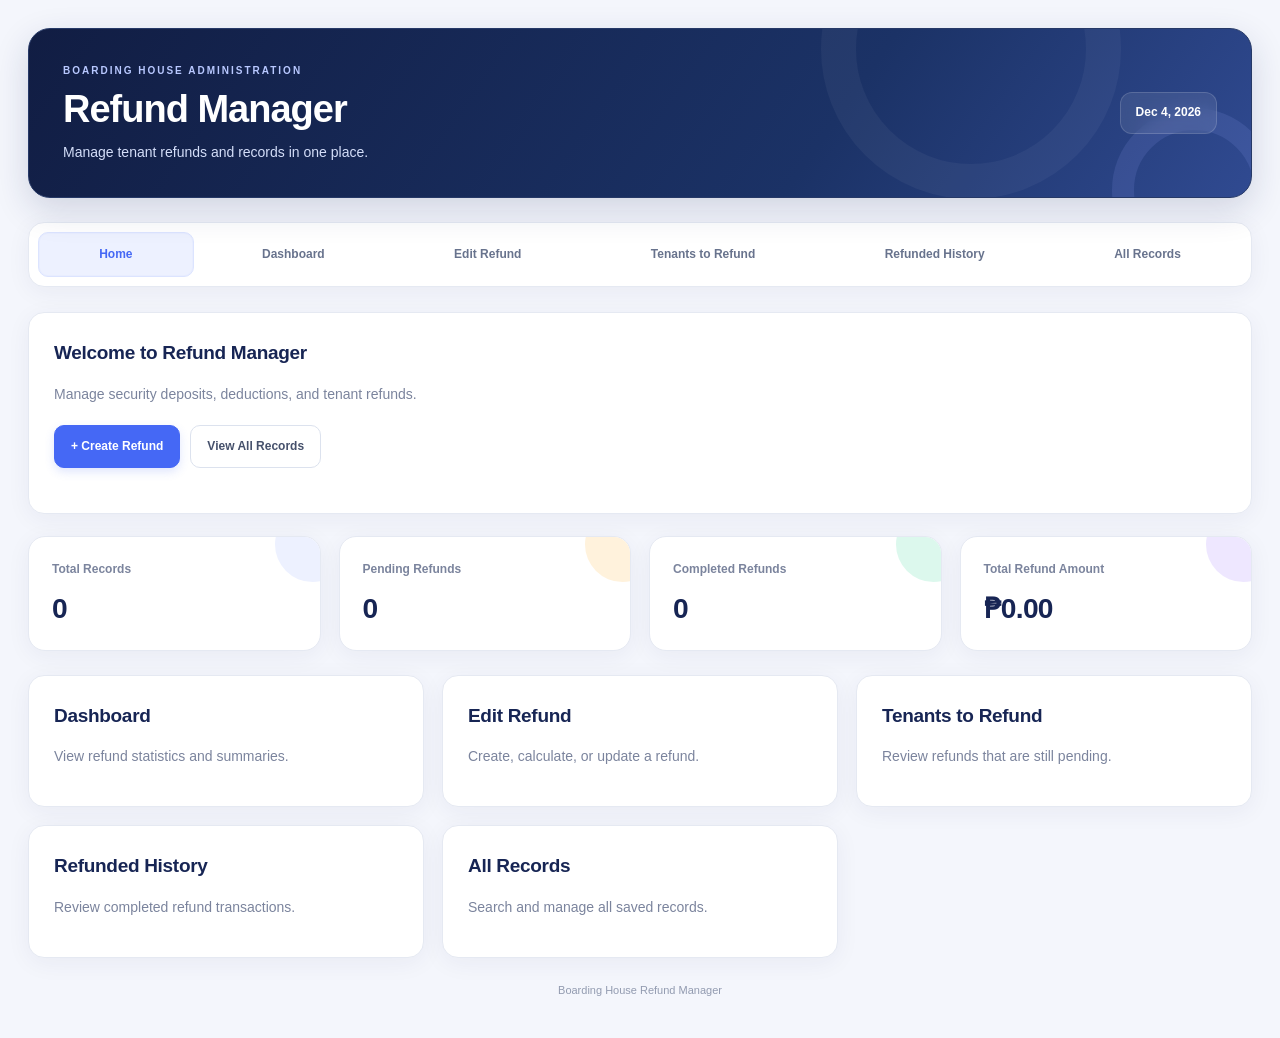
<file: index.html>
<!DOCTYPE html>
<html lang="en">
<head>
  <meta charset="UTF-8">
  <meta name="viewport" content="width=device-width, initial-scale=1">
  <title>Home | Refund Manager</title>
  <link rel="stylesheet" href="style.css">
</head>
<body>
<main class="container">

  <header class="topbar">
    <div>
      <small>BOARDING HOUSE ADMINISTRATION</small>
      <h1>Refund Manager</h1>
      <p>Manage tenant refunds and records in one place.</p>
    </div>
    <div id="todayDate"></div>
  </header>

  <nav class="nav-tabs">
    <a class="nav-btn active" href="index.html">Home</a>
    <a class="nav-btn" href="dashboard.html">Dashboard</a>
    <a class="nav-btn" href="editrefund.html">Edit Refund</a>
    <a class="nav-btn" href="tenantstorefund.html">Tenants to Refund</a>
    <a class="nav-btn" href="refundedhistory.html">Refunded History</a>
    <a class="nav-btn" href="allrecords.html">All Records</a>
  </nav>

  <section class="panel">
    <h2>Welcome to Refund Manager</h2>
    <p>Manage security deposits, deductions, and tenant refunds.</p>
    <div class="actions">
      <a class="btn primary" href="editrefund.html">+ Create Refund</a>
      <a class="btn" href="allrecords.html">View All Records</a>
    </div>
  </section>

  <section class="stats-grid">
    <div class="stat-card">
      <span>Total Records</span>
      <strong id="homeTotal">0</strong>
    </div>
    <div class="stat-card">
      <span>Pending Refunds</span>
      <strong id="homePending">0</strong>
    </div>
    <div class="stat-card">
      <span>Completed Refunds</span>
      <strong id="homeCompleted">0</strong>
    </div>
    <div class="stat-card">
      <span>Total Refund Amount</span>
      <strong id="homeAmount">₱0.00</strong>
    </div>
  </section>

  <section class="grid">
    <a class="panel" href="dashboard.html">
      <h2>Dashboard</h2>
      <p>View refund statistics and summaries.</p>
    </a>
    <a class="panel" href="editrefund.html">
      <h2>Edit Refund</h2>
      <p>Create, calculate, or update a refund.</p>
    </a>
    <a class="panel" href="tenantstorefund.html">
      <h2>Tenants to Refund</h2>
      <p>Review refunds that are still pending.</p>
    </a>
    <a class="panel" href="refundedhistory.html">
      <h2>Refunded History</h2>
      <p>Review completed refund transactions.</p>
    </a>
    <a class="panel" href="allrecords.html">
      <h2>All Records</h2>
      <p>Search and manage all saved records.</p>
    </a>
  </section>

  <footer>Boarding House Refund Manager</footer>
</main>
<script src="script.js"></script>
</body>
</html>
</file>
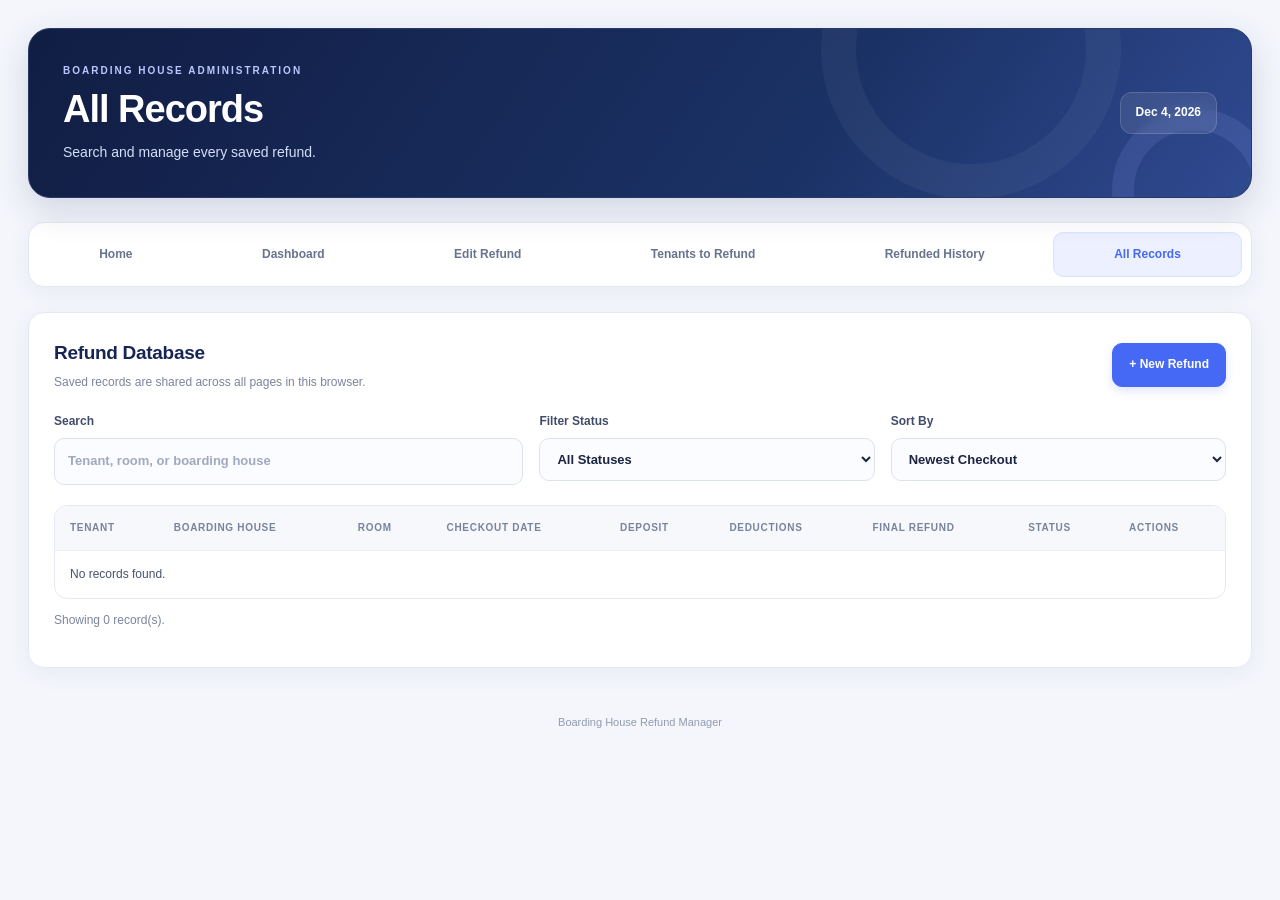
<file: allrecords.html>
<!DOCTYPE html>
<html lang="en">
<head>
  <meta charset="UTF-8">
  <meta name="viewport" content="width=device-width, initial-scale=1">
  <title>All Records | Refund Manager</title>
  <link rel="stylesheet" href="style.css">
</head>
<body>
<main class="container">
  <header class="topbar">
    <div>
      <small>BOARDING HOUSE ADMINISTRATION</small>
      <h1>All Records</h1>
      <p>Search and manage every saved refund.</p>
    </div>
    <div id="todayDate"></div>
  </header>

  <nav class="nav-tabs">
    <a class="nav-btn" href="index.html">Home</a>
    <a class="nav-btn" href="dashboard.html">Dashboard</a>
    <a class="nav-btn" href="editrefund.html">Edit Refund</a>
    <a class="nav-btn" href="tenantstorefund.html">Tenants to Refund</a>
    <a class="nav-btn" href="refundedhistory.html">Refunded History</a>
    <a class="nav-btn active" href="allrecords.html">All Records</a>
  </nav>

  <section class="panel">
    <div class="section-head">
      <div>
        <h2>Refund Database</h2>
        <p>Saved records are shared across all pages in this browser.</p>
      </div>
      <a class="btn primary" href="editrefund.html">+ New Refund</a>
    </div>

    <div class="filters">
      <label>Search
        <input id="allSearch" placeholder="Tenant, room, or boarding house">
      </label>
      <label>Filter Status
        <select id="statusFilter">
          <option value="All">All Statuses</option>
          <option value="Pending">Pending</option>
          <option value="Completed">Completed</option>
        </select>
      </label>
      <label>Sort By
        <select id="sortFilter">
          <option value="newest">Newest Checkout</option>
          <option value="oldest">Oldest Checkout</option>
          <option value="highest">Highest Refund</option>
          <option value="lowest">Lowest Refund</option>
        </select>
      </label>
    </div>

    <div class="table-wrap">
      <table class="records">
        <thead>
          <tr>
            <th>Tenant</th>
            <th>Boarding House</th>
            <th>Room</th>
            <th>Checkout Date</th>
            <th>Deposit</th>
            <th>Deductions</th>
            <th>Final Refund</th>
            <th>Status</th>
            <th>Actions</th>
          </tr>
        </thead>
        <tbody id="allRecords"></tbody>
      </table>
    </div>
    <p id="recordCount" class="muted"></p>
  </section>

  <footer>Boarding House Refund Manager</footer>
</main>
<script src="script.js"></script>
</body>
</html>
</file>
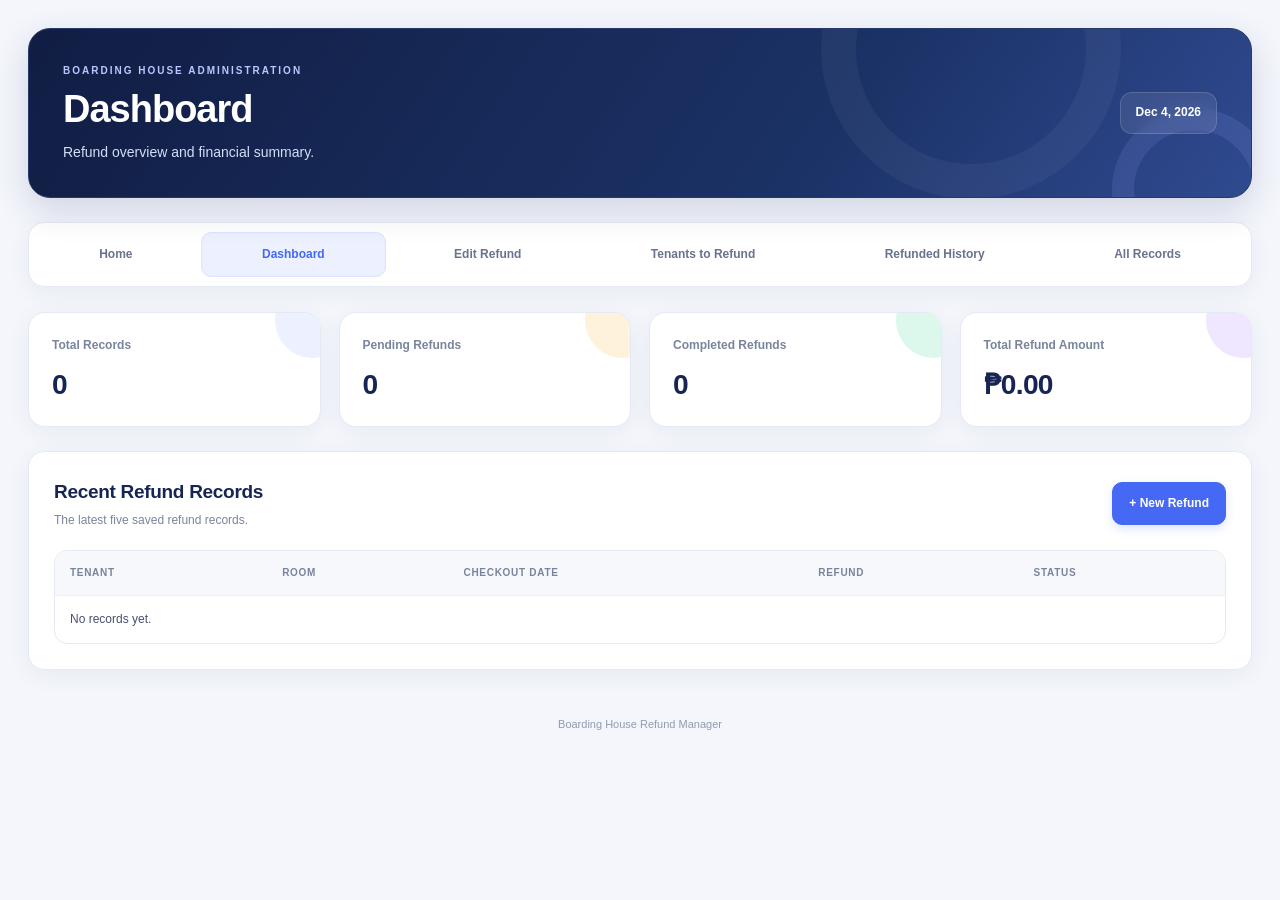
<file: dashboard.html>
<!DOCTYPE html>
<html lang="en">
<head>
  <meta charset="UTF-8">
  <meta name="viewport" content="width=device-width, initial-scale=1">
  <title>Dashboard | Refund Manager</title>
  <link rel="stylesheet" href="style.css">
</head>
<body>
<main class="container">

  <header class="topbar">
    <div>
      <small>BOARDING HOUSE ADMINISTRATION</small>
      <h1>Dashboard</h1>
      <p>Refund overview and financial summary.</p>
    </div>
    <div id="todayDate"></div>
  </header>

  <nav class="nav-tabs">
    <a class="nav-btn" href="index.html">Home</a>
    <a class="nav-btn active" href="dashboard.html">Dashboard</a>
    <a class="nav-btn" href="editrefund.html">Edit Refund</a>
    <a class="nav-btn" href="tenantstorefund.html">Tenants to Refund</a>
    <a class="nav-btn" href="refundedhistory.html">Refunded History</a>
    <a class="nav-btn" href="allrecords.html">All Records</a>
  </nav>

  <section class="stats-grid">
    <div class="stat-card">
      <span>Total Records</span>
      <strong id="dashTotal">0</strong>
    </div>
    <div class="stat-card">
      <span>Pending Refunds</span>
      <strong id="dashPending">0</strong>
    </div>
    <div class="stat-card">
      <span>Completed Refunds</span>
      <strong id="dashCompleted">0</strong>
    </div>
    <div class="stat-card">
      <span>Total Refund Amount</span>
      <strong id="dashAmount">₱0.00</strong>
    </div>
  </section>

  <section class="panel">
    <div class="section-head">
      <div>
        <h2>Recent Refund Records</h2>
        <p>The latest five saved refund records.</p>
      </div>
      <a class="btn primary" href="editrefund.html">+ New Refund</a>
    </div>

    <div class="table-wrap">
      <table>
        <thead>
          <tr>
            <th>Tenant</th>
            <th>Room</th>
            <th>Checkout Date</th>
            <th>Refund</th>
            <th>Status</th>
          </tr>
        </thead>
        <tbody id="recentRecords"></tbody>
      </table>
    </div>
  </section>

  <footer>Boarding House Refund Manager</footer>
</main>
<script src="script.js"></script>
</body>
</html>
</file>
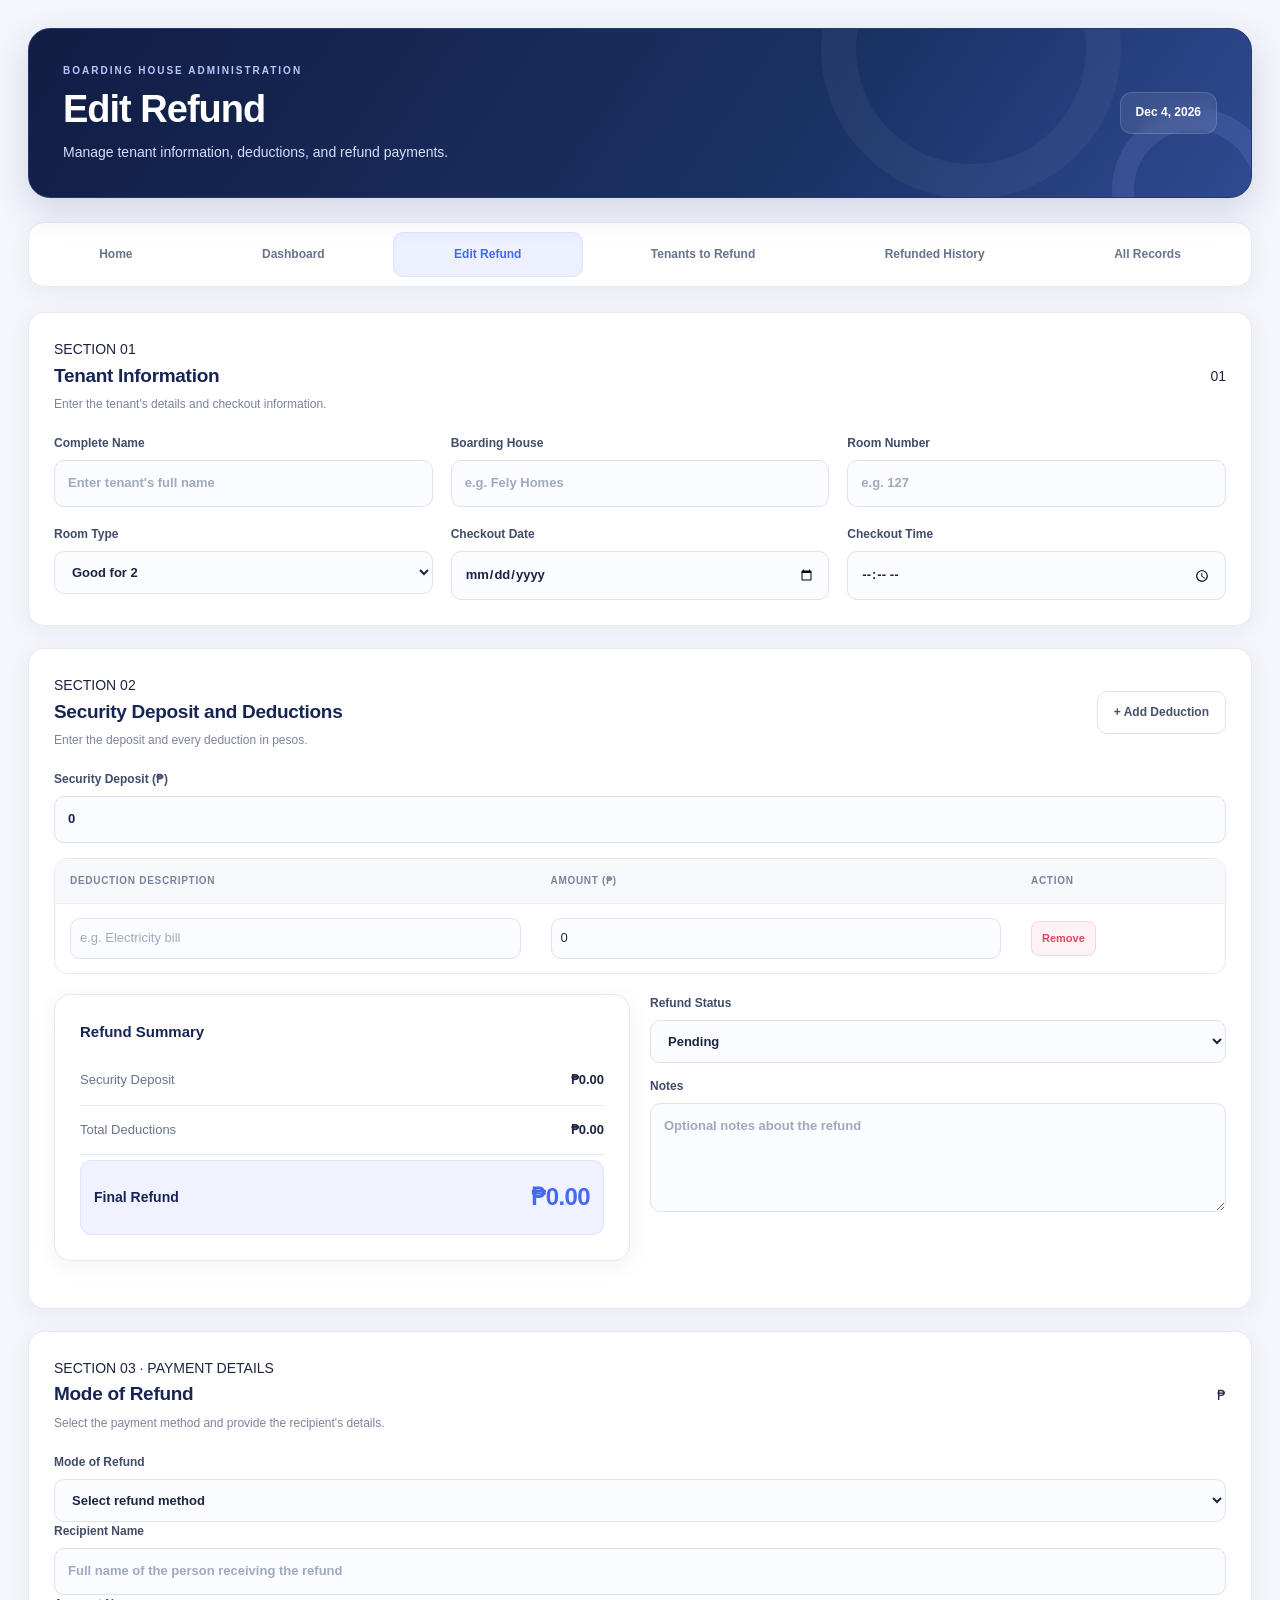
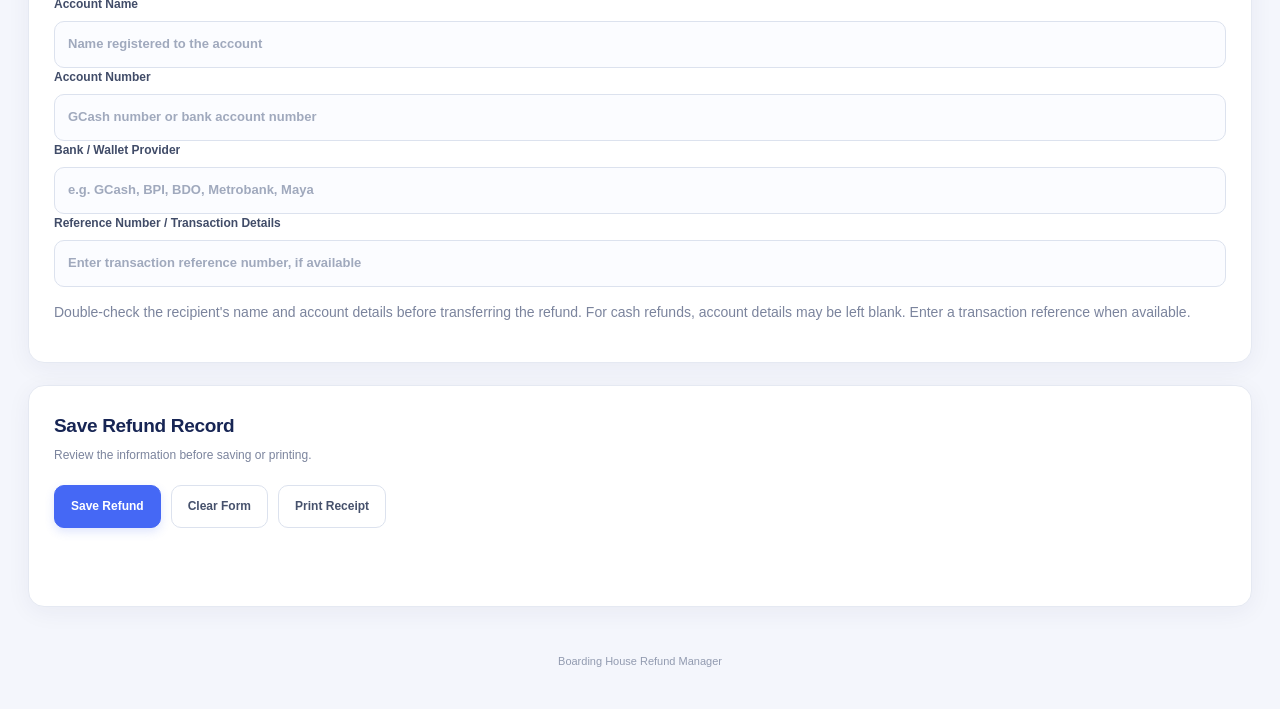
<file: editrefund.html>
<!DOCTYPE html>
<html lang="en">
<head>
  <meta charset="UTF-8">
  <meta name="viewport" content="width=device-width, initial-scale=1">
  <title>Edit Refund | Refund Manager</title>
  <link rel="stylesheet" href="style.css">
</head>
<body>
<main class="container">

  <header class="topbar">
    <div>
      <small>BOARDING HOUSE ADMINISTRATION</small>
      <h1>Edit Refund</h1>
      <p>Manage tenant information, deductions, and refund payments.</p>
    </div>
    <div id="todayDate"></div>
  </header>

  <nav class="nav-tabs">
    <a class="nav-btn" href="index.html">Home</a>
    <a class="nav-btn" href="dashboard.html">Dashboard</a>
    <a class="nav-btn active" href="editrefund.html">Edit Refund</a>
    <a class="nav-btn" href="tenantstorefund.html">Tenants to Refund</a>
    <a class="nav-btn" href="refundedhistory.html">Refunded History</a>
    <a class="nav-btn" href="allrecords.html">All Records</a>
  </nav>

  <form id="refundForm">
    <input type="hidden" id="recordId">

    <!-- TENANT INFORMATION -->
    <section class="panel">
      <div class="section-head">
        <div>
          <span class="refund-eyebrow">SECTION 01</span>
          <h2>Tenant Information</h2>
          <p>Enter the tenant's details and checkout information.</p>
        </div>
        <div class="refund-icon">01</div>
      </div>

      <div class="grid">
        <label>Complete Name
          <input id="tenantName" required
            placeholder="Enter tenant's full name">
        </label>

        <label>Boarding House
          <input id="boardingHouse" required
            placeholder="e.g. Fely Homes">
        </label>

        <label>Room Number
          <input id="roomNumber" required
            placeholder="e.g. 127">
        </label>

        <label>Room Type
          <select id="roomType">
            <option>Good for 1</option>
            <option selected>Good for 2</option>
            <option>Good for 3</option>
            <option>Good for 4</option>
            <option>Bedspace</option>
            <option>Other</option>
          </select>
        </label>

        <label>Checkout Date
          <input type="date" id="checkoutDate" required>
        </label>

        <label>Checkout Time
          <input type="time" id="checkoutTime">
        </label>
      </div>
    </section>

    <!-- SECURITY DEPOSIT AND DEDUCTIONS -->
    <section class="panel">
      <div class="section-head">
        <div>
          <span class="refund-eyebrow">SECTION 02</span>
          <h2>Security Deposit and Deductions</h2>
          <p>Enter the deposit and every deduction in pesos.</p>
        </div>

        <button type="button" class="btn" id="addDeduction">
          + Add Deduction
        </button>
      </div>

      <label>Security Deposit (₱)
        <input type="number" id="deposit"
          min="0" step="0.01" value="0" required>
      </label>

      <div class="table-wrap" style="margin-top:15px">
        <table>
          <thead>
            <tr>
              <th>Deduction Description</th>
              <th>Amount (₱)</th>
              <th>Action</th>
            </tr>
          </thead>
          <tbody id="deductionRows"></tbody>
        </table>
      </div>

      <div class="two-col refund-summary-layout" style="margin-top:20px">
        <div class="panel refund-total-panel">
          <h3>Refund Summary</h3>

          <div class="sum">
            <span>Security Deposit</span>
            <b id="showDeposit">₱0.00</b>
          </div>

          <div class="sum">
            <span>Total Deductions</span>
            <b id="showDeductions">₱0.00</b>
          </div>

          <div class="sum final">
            <span>Final Refund</span>
            <b id="finalRefund">₱0.00</b>
          </div>
        </div>

        <div class="refund-status-panel">
          <label>Refund Status
            <select id="refundStatus">
              <option value="Pending">Pending</option>
              <option value="Completed">Completed</option>
            </select>
          </label>

          <label style="margin-top:14px">Notes
            <textarea id="notes" rows="4"
              placeholder="Optional notes about the refund"></textarea>
          </label>
        </div>
      </div>
    </section>

    <!-- MODE OF REFUND -->
    <section class="panel refund-method-panel">
      <div class="section-head refund-method-heading">
        <div>
          <span class="refund-eyebrow">SECTION 03 · PAYMENT DETAILS</span>
          <h2>Mode of Refund</h2>
          <p>Select the payment method and provide the recipient's details.</p>
        </div>
        <div class="refund-icon">₱</div>
      </div>

      <div class="refund-method-grid">

        <label>Mode of Refund
          <select id="refundMethod" name="refundMethod">
            <option value="">Select refund method</option>
            <option value="GCash">GCash</option>
            <option value="Bank Transfer">Bank Transfer</option>
            <option value="Cash">Cash</option>
            <option value="Maya">Maya</option>
            <option value="Other">Other</option>
          </select>
        </label>

        <label>Recipient Name
          <input type="text" id="recipientName" name="recipientName"
            placeholder="Full name of the person receiving the refund">
        </label>

        <label>Account Name
          <input type="text" id="refundAccountName" name="refundAccountName"
            placeholder="Name registered to the account">
        </label>

        <label>Account Number
          <input type="text" id="refundAccountNumber" name="refundAccountNumber"
            placeholder="GCash number or bank account number"
            autocomplete="off">
        </label>

        <label class="refund-full-width">Bank / Wallet Provider
          <input type="text" id="refundProvider" name="refundProvider"
            placeholder="e.g. GCash, BPI, BDO, Metrobank, Maya">
        </label>

        <label class="refund-full-width">Reference Number / Transaction Details
          <input type="text" id="refundReference" name="refundReference"
            placeholder="Enter transaction reference number, if available">
        </label>
      </div>

      <div class="refund-reminder">
        <span class="refund-reminder-icon"></span>
        <p>
          Double-check the recipient's name and account details before
          transferring the refund. For cash refunds, account details may
          be left blank. Enter a transaction reference when available.
        </p>
      </div>
    </section>

    <!-- ACTION BUTTONS -->
    <section class="panel refund-actions-panel">
      <div class="section-head">
        <div>
          <h2>Save Refund Record</h2>
          <p>Review the information before saving or printing.</p>
        </div>
      </div>

      <div class="actions">
        <button type="submit" class="btn primary">
          Save Refund
        </button>

        <button type="button" class="btn" id="clearForm">
          Clear Form
        </button>

        <button type="button" class="btn" id="printCurrent">
          Print Receipt
        </button>
      </div>

      <p id="message" role="status"></p>
    </section>
  </form>

  <section id="printReceipt" class="receipt"></section>

  <footer>Boarding House Refund Manager</footer>
</main>

<script src="script.js"></script>
</body>
</html>
</file>
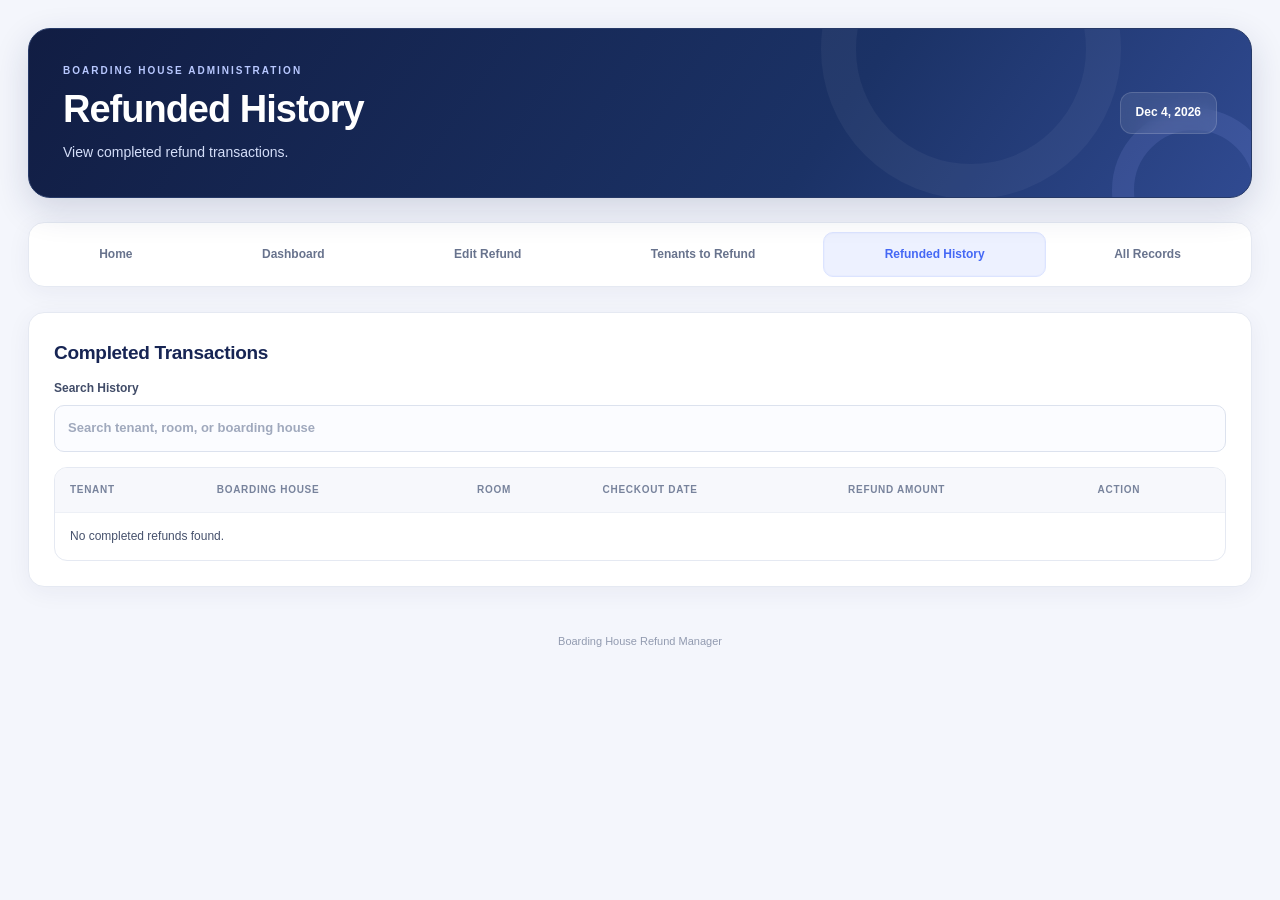
<file: refundedhistory.html>
<!DOCTYPE html>
<html lang="en">
<head>
  <meta charset="UTF-8">
  <meta name="viewport" content="width=device-width, initial-scale=1">
  <title>Refunded History | Refund Manager</title>
  <link rel="stylesheet" href="style.css">
</head>
<body>
<main class="container">
  <header class="topbar">
    <div>
      <small>BOARDING HOUSE ADMINISTRATION</small>
      <h1>Refunded History</h1>
      <p>View completed refund transactions.</p>
    </div>
    <div id="todayDate"></div>
  </header>

  <nav class="nav-tabs">
    <a class="nav-btn" href="index.html">Home</a>
    <a class="nav-btn" href="dashboard.html">Dashboard</a>
    <a class="nav-btn" href="editrefund.html">Edit Refund</a>
    <a class="nav-btn" href="tenantstorefund.html">Tenants to Refund</a>
    <a class="nav-btn active" href="refundedhistory.html">Refunded History</a>
    <a class="nav-btn" href="allrecords.html">All Records</a>
  </nav>

  <section class="panel">
    <h2>Completed Transactions</h2>
    <label>Search History
      <input id="historySearch" placeholder="Search tenant, room, or boarding house">
    </label>

    <div class="table-wrap" style="margin-top:15px">
      <table>
        <thead>
          <tr>
            <th>Tenant</th>
            <th>Boarding House</th>
            <th>Room</th>
            <th>Checkout Date</th>
            <th>Refund Amount</th>
            <th>Action</th>
          </tr>
        </thead>
        <tbody id="historyRecords"></tbody>
      </table>
    </div>
  </section>

  <footer>Boarding House Refund Manager</footer>
</main>
<script src="script.js"></script>
</body>
</html>
</file>
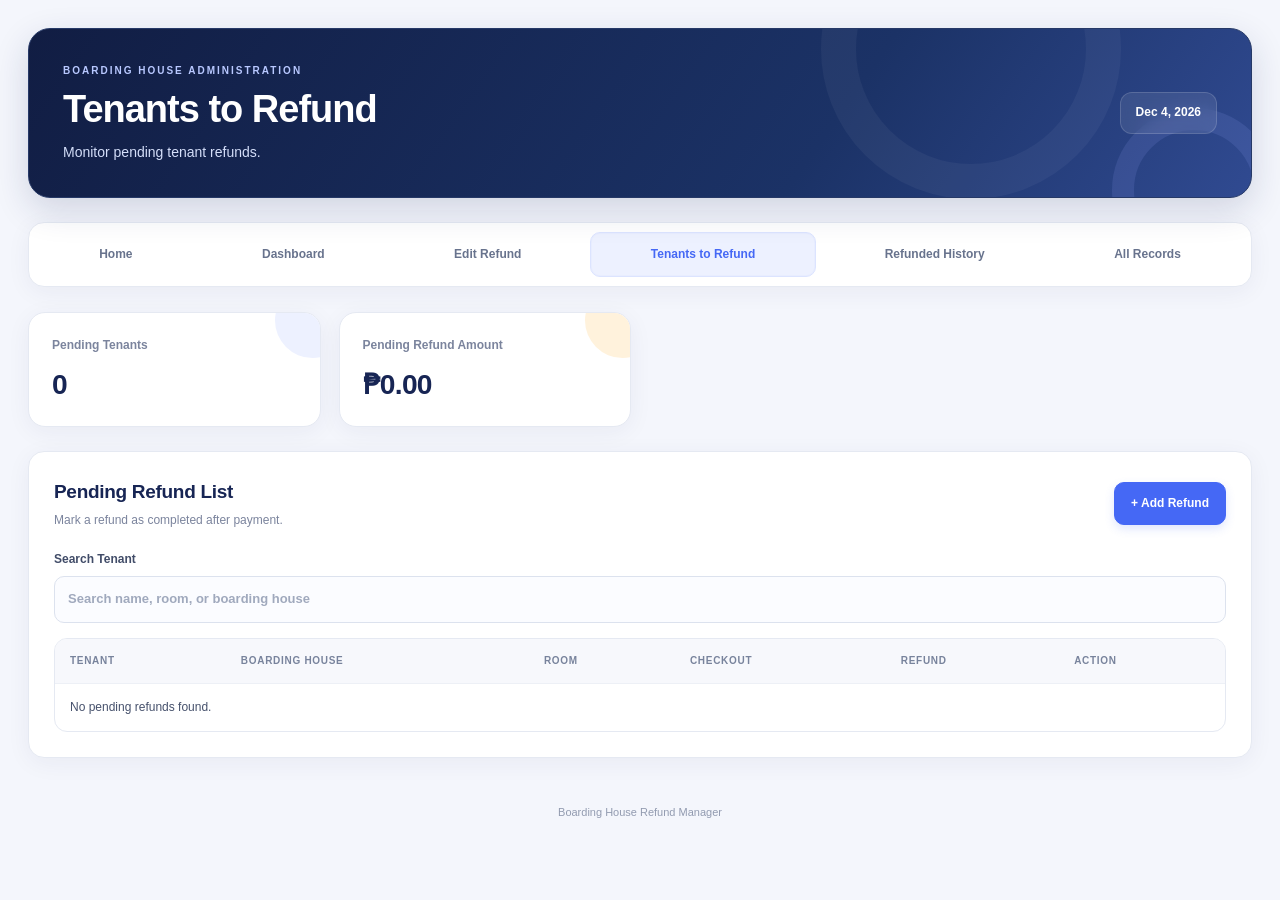
<file: tenantstorefund.html>
<!DOCTYPE html>
<html lang="en">
<head>
  <meta charset="UTF-8">
  <meta name="viewport" content="width=device-width, initial-scale=1">
  <title>Tenants to Refund | Refund Manager</title>
  <link rel="stylesheet" href="style.css">
</head>
<body>
<main class="container">
  <header class="topbar">
    <div>
      <small>BOARDING HOUSE ADMINISTRATION</small>
      <h1>Tenants to Refund</h1>
      <p>Monitor pending tenant refunds.</p>
    </div>
    <div id="todayDate"></div>
  </header>

  <nav class="nav-tabs">
    <a class="nav-btn" href="index.html">Home</a>
    <a class="nav-btn" href="dashboard.html">Dashboard</a>
    <a class="nav-btn" href="editrefund.html">Edit Refund</a>
    <a class="nav-btn active" href="tenantstorefund.html">Tenants to Refund</a>
    <a class="nav-btn" href="refundedhistory.html">Refunded History</a>
    <a class="nav-btn" href="allrecords.html">All Records</a>
  </nav>

  <section class="stats-grid">
    <div class="stat-card">
      <span>Pending Tenants</span>
      <strong id="pendingCount">0</strong>
    </div>
    <div class="stat-card">
      <span>Pending Refund Amount</span>
      <strong id="pendingAmount">₱0.00</strong>
    </div>
  </section>

  <section class="panel">
    <div class="section-head">
      <div>
        <h2>Pending Refund List</h2>
        <p>Mark a refund as completed after payment.</p>
      </div>
      <a class="btn primary" href="editrefund.html">+ Add Refund</a>
    </div>

    <label>Search Tenant
      <input id="pendingSearch" placeholder="Search name, room, or boarding house">
    </label>

    <div class="table-wrap" style="margin-top:15px">
      <table>
        <thead>
          <tr>
            <th>Tenant</th>
            <th>Boarding House</th>
            <th>Room</th>
            <th>Checkout</th>
            <th>Refund</th>
            <th>Action</th>
          </tr>
        </thead>
        <tbody id="pendingRecords"></tbody>
      </table>
    </div>
  </section>

  <footer>Boarding House Refund Manager</footer>
</main>
<script src="script.js"></script>
</body>
</html>
</file>
<file: style.css>
/* ========================================
   BOARDING HOUSE REFUND MANAGER
   Modern Admin Dashboard Design
======================================== */

:root {
  --navy: #172554;
  --navy-dark: #101a3c;
  --blue: #4568f5;
  --blue-light: #edf1ff;
  --purple: #8065e8;
  --green: #159b72;
  --red: #d9485f;
  --orange: #d97706;
  --background: #f4f6fc;
  --surface: #ffffff;
  --text: #1c2541;
  --muted: #7b849d;
  --border: #e5e9f2;
  --radius: 16px;
  --shadow: 0 5px 24px rgba(30, 45, 90, 0.055);
}

/* RESET */

* {
  box-sizing: border-box;
}

html {
  scroll-behavior: smooth;
}

body {
  margin: 0;
  background: var(--background);
  color: var(--text);
  font-family: Arial, Helvetica, sans-serif;
  line-height: 1.6;
  font-size: 14px;
}

a {
  color: var(--blue);
}

button,
input,
select,
textarea {
  font: inherit;
}

button {
  transition: background 0.2s, transform 0.2s, box-shadow 0.2s;
}

button:focus-visible,
a:focus-visible,
input:focus-visible,
select:focus-visible,
textarea:focus-visible {
  outline: 3px solid #a5b4fc;
  outline-offset: 3px;
}

/* MAIN CONTAINER */

.container {
  width: 100%;
  max-width: 1450px;
  margin: 0 auto;
  padding: 28px;
}

/* HEADER */

.topbar {
  position: relative;
  display: flex;
  align-items: center;
  justify-content: space-between;
  gap: 24px;
  overflow: hidden;
  padding: 34px;
  margin-bottom: 24px;
  border: 1px solid #263967;
  border-radius: 22px;
  background: linear-gradient(125deg, #111d43, #1b3266 65%, #304a91);
  color: white;
  box-shadow: 0 12px 35px rgba(23, 37, 84, 0.16);
}

/* Decorative circles */

.topbar::after {
  content: "";
  position: absolute;
  width: 230px;
  height: 230px;
  right: 130px;
  top: -130px;
  border: 35px solid rgba(255, 255, 255, 0.045);
  border-radius: 50%;
  pointer-events: none;
}

.topbar::before {
  content: "";
  position: absolute;
  width: 120px;
  height: 120px;
  right: -25px;
  bottom: -75px;
  border: 22px solid rgba(153, 173, 255, 0.13);
  border-radius: 50%;
  pointer-events: none;
}

.topbar > div {
  position: relative;
  z-index: 1;
}

.topbar small {
  display: block;
  color: #b8c8ff;
  font-size: 10px;
  font-weight: bold;
  letter-spacing: 2px;
}

.topbar h1 {
  margin: 8px 0 5px;
  font-size: clamp(27px, 3vw, 38px);
  line-height: 1.2;
  letter-spacing: -1px;
}

.topbar p {
  margin: 8px 0 0;
  color: #d4def9;
  font-size: 14px;
}

#todayDate {
  padding: 10px 15px;
  border: 1px solid rgba(255, 255, 255, 0.15);
  border-radius: 12px;
  background: rgba(255, 255, 255, 0.09);
  color: #fff;
  font-size: 12px;
  font-weight: bold;
  white-space: nowrap;
  backdrop-filter: blur(8px);
}

/* NAVIGATION */

.nav-tabs {
  display: flex;
  flex-wrap: wrap;
  gap: 7px;
  padding: 9px;
  margin-bottom: 25px;
  border: 1px solid var(--border);
  border-radius: 16px;
  background: var(--surface);
  box-shadow: var(--shadow);
}

.nav-btn {
  display: inline-flex;
  flex: 1 1 auto;
  align-items: center;
  justify-content: center;
  gap: 7px;
  padding: 12px 15px;
  border: 1px solid transparent;
  border-radius: 10px;
  background: transparent;
  color: #68738d;
  font-size: 12px;
  font-weight: bold;
  text-align: center;
  text-decoration: none;
  cursor: pointer;
  transition: all 0.2s ease;
}

.nav-btn:hover {
  background: #f2f4ff;
  color: var(--blue);
}

.nav-btn.active {
  border-color: #dce4ff;
  background: var(--blue-light);
  color: var(--blue);
  box-shadow: inset 0 0 0 1px rgba(69, 104, 245, 0.025);
}

/* PANELS */

.panel {
  padding: 25px;
  margin-bottom: 22px;
  border: 1px solid var(--border);
  border-radius: var(--radius);
  background: var(--surface);
  box-shadow: var(--shadow);
  transition: box-shadow 0.2s ease;
}

.panel h2 {
  margin: 0 0 10px;
  color: var(--navy);
  font-size: 19px;
  letter-spacing: -0.3px;
}

.panel h3 {
  margin: 0 0 12px;
  color: var(--navy);
  font-size: 15px;
}

.panel p {
  color: var(--muted);
}

.grid > .panel {
  margin-bottom: 0;
}

a.panel {
  display: block;
  color: var(--text);
  text-decoration: none;
  transition: transform 0.2s ease, box-shadow 0.2s ease;
}

a.panel:hover {
  transform: translateY(-4px);
  border-color: #cbd6ff;
  box-shadow: 0 12px 30px rgba(49, 76, 160, 0.09);
}

a.panel h2 {
  transition: color 0.2s ease;
}

a.panel:hover h2 {
  color: var(--blue);
}

/* GRID LAYOUTS */

.grid {
  display: grid;
  grid-template-columns: repeat(3, minmax(0, 1fr));
  gap: 18px;
}

.two-col {
  display: grid;
  grid-template-columns: repeat(2, minmax(0, 1fr));
  gap: 20px;
}

.filters {
  display: grid;
  grid-template-columns: 1.4fr 1fr 1fr;
  gap: 16px;
  margin: 20px 0;
}

.payment-grid {
  display: grid;
  grid-template-columns: repeat(3, minmax(0, 1fr));
  gap: 16px;
}

/* STATISTIC CARDS */

.stats-grid {
  display: grid;
  grid-template-columns: repeat(4, minmax(0, 1fr));
  gap: 18px;
  margin-bottom: 24px;
}

.stat-card {
  position: relative;
  overflow: hidden;
  min-width: 0;
  padding: 23px;
  border: 1px solid var(--border);
  border-radius: 17px;
  background: var(--surface);
  box-shadow: var(--shadow);
  transition: transform 0.2s, box-shadow 0.2s;
}

.stat-card:hover {
  transform: translateY(-3px);
  box-shadow: 0 12px 28px rgba(30, 45, 90, 0.09);
}

.stat-card::after {
  content: "";
  position: absolute;
  width: 75px;
  height: 75px;
  right: -30px;
  top: -30px;
  border-radius: 50%;
  background: #edf1ff;
}

.stat-card span {
  position: relative;
  z-index: 1;
  display: block;
  color: var(--muted);
  font-size: 12px;
  font-weight: bold;
}

.stat-card strong {
  position: relative;
  z-index: 1;
  display: block;
  margin-top: 12px;
  color: var(--navy);
  font-size: clamp(21px, 2.2vw, 30px);
  line-height: 1.25;
  letter-spacing: -0.7px;
  overflow-wrap: anywhere;
}

.stat-card:nth-child(2)::after {
  background: #fff2dc;
}

.stat-card:nth-child(3)::after {
  background: #dcf8ed;
}

.stat-card:nth-child(4)::after {
  background: #eee7ff;
}

/* FORMS */

label {
  display: flex;
  flex-direction: column;
  gap: 7px;
  min-width: 0;
  color: #414c68;
  font-size: 12px;
  font-weight: bold;
}

input,
select,
textarea {
  width: 100%;
  min-width: 0;
  padding: 12px 13px;
  border: 1px solid #dce2ee;
  border-radius: 10px;
  background: #fbfcff;
  color: var(--text);
  font-size: 13px;
  transition: border-color 0.2s, box-shadow 0.2s, background 0.2s;
}

input:hover,
select:hover,
textarea:hover {
  border-color: #bac7e8;
}

input:focus,
select:focus,
textarea:focus {
  outline: none;
  border-color: var(--blue);
  background: white;
  box-shadow: 0 0 0 4px rgba(69, 104, 245, 0.1);
}

input::placeholder,
textarea::placeholder {
  color: #a0a9bd;
}

textarea {
  resize: vertical;
}

input[type="date"],
input[type="time"] {
  cursor: pointer;
}

select {
  cursor: pointer;
}

/* SECTION HEADINGS */

.section-head {
  display: flex;
  align-items: center;
  justify-content: space-between;
  gap: 18px;
  margin-bottom: 20px;
}

.section-head h2 {
  margin-bottom: 4px;
}

.section-head p {
  margin: 0;
  color: var(--muted);
  font-size: 12px;
}

/* BUTTONS */

.btn {
  display: inline-flex;
  align-items: center;
  justify-content: center;
  gap: 7px;
  padding: 11px 16px;
  border: 1px solid #dce2ee;
  border-radius: 10px;
  background: white;
  color: #46516c;
  font-size: 12px;
  font-weight: bold;
  text-align: center;
  text-decoration: none;
  cursor: pointer;
  transition: all 0.2s ease;
}

.btn:hover {
  transform: translateY(-1px);
  border-color: #b9c8f8;
  background: #f7f8ff;
  color: var(--blue);
}

.btn:active {
  transform: translateY(0);
}

.btn.primary {
  border-color: var(--blue);
  background: var(--blue);
  color: white;
  box-shadow: 0 4px 10px rgba(69, 104, 245, 0.17);
}

.btn.primary:hover {
  border-color: #3153df;
  background: #3153df;
  box-shadow: 0 7px 16px rgba(69, 104, 245, 0.22);
}

.btn.danger,
.btn.delete-one {
  border-color: #f5d5d9;
  background: #fff5f6;
  color: var(--red);
}

.btn.danger:hover,
.btn.delete-one:hover {
  background: #ffe8eb;
}

.actions {
  display: flex;
  flex-wrap: wrap;
  gap: 10px;
  margin: 20px 0;
}

/* TABLES */

.table-wrap {
  width: 100%;
  overflow-x: auto;
  border: 1px solid var(--border);
  border-radius: 13px;
  background: white;
}

table {
  width: 100%;
  min-width: 590px;
  border-collapse: separate;
  border-spacing: 0;
}

th,
td {
  padding: 14px 15px;
  border-bottom: 1px solid #edf0f6;
  text-align: left;
  vertical-align: middle;
}

th {
  background: #f7f8fc;
  color: #78839c;
  font-size: 10px;
  font-weight: bold;
  letter-spacing: 0.7px;
  text-transform: uppercase;
  white-space: nowrap;
}

td {
  color: #46516c;
  font-size: 12px;
}

tbody tr {
  transition: background 0.15s;
}

tbody tr:hover {
  background: #f8f9ff;
}

tbody tr:last-child td {
  border-bottom: 0;
}

td input,
td select {
  padding: 9px;
}

.records {
  min-width: 1150px;
  font-size: 12px;
}

.record-actions {
  display: flex;
  flex-wrap: wrap;
  align-items: center;
  gap: 6px;
}

.record-actions button,
.record-actions a {
  display: inline-flex;
  align-items: center;
  justify-content: center;
  padding: 7px 10px;
  border: 1px solid #dce2ee;
  border-radius: 7px;
  background: white;
  color: #46516c;
  font-size: 11px;
  font-weight: bold;
  text-decoration: none;
  white-space: nowrap;
  cursor: pointer;
}

.record-actions button:hover,
.record-actions a:hover {
  border-color: #b9c8f8;
  background: #f0f3ff;
  color: var(--blue);
}

.record-actions .delete-one {
  border-color: #f5d5d9;
  background: #fff5f6;
  color: var(--red);
}

/* DEDUCTION REMOVE BUTTON */

.remove {
  padding: 8px 10px;
  border: 1px solid #f4d5da;
  border-radius: 8px;
  background: #fff2f4;
  color: var(--red);
  font-size: 11px;
  font-weight: bold;
  cursor: pointer;
}

.remove:hover {
  background: #ffe4e8;
}

/* REFUND CALCULATION */

.sum {
  display: flex;
  align-items: center;
  justify-content: space-between;
  gap: 12px;
  padding: 14px 0;
  border-bottom: 1px solid var(--border);
  color: #68738d;
  font-size: 13px;
}

.sum b {
  color: var(--text);
  white-space: nowrap;
}

.sum.final {
  margin-top: 5px;
  padding: 17px 13px;
  border: 1px solid #dce4ff;
  border-radius: 11px;
  background: #f0f3ff;
  color: var(--navy);
  font-size: 14px;
  font-weight: bold;
}

.sum.final b {
  color: var(--blue);
  font-size: 24px;
  letter-spacing: -0.6px;
}

.muted {
  color: var(--muted);
  font-size: 12px;
}

#message {
  min-height: 20px;
  color: var(--green);
  font-size: 13px;
  font-weight: bold;
}

.payment-fields {
  padding: 20px;
  margin-top: 20px;
  border: 1px solid #dce4ff;
  border-radius: 14px;
  background: #f8f9ff;
}

/* QUICK ACTIONS */

.quick {
  display: flex;
  flex-wrap: wrap;
  align-items: center;
  gap: 8px;
  margin-top: 15px;
  color: var(--muted);
  font-size: 12px;
}

.quick button {
  padding: 8px 12px;
  border: 1px solid #dce4ff;
  border-radius: 30px;
  background: #f5f7ff;
  color: #465cc2;
  font-size: 11px;
  font-weight: bold;
  cursor: pointer;
}

.quick button:hover {
  background: #e9edff;
}

/* BADGES */

.badge {
  display: inline-block;
  padding: 4px 9px;
  border-radius: 20px;
  background: #edf1ff;
  color: #4568f5;
  font-size: 10px;
  font-weight: bold;
}

.nav-btn.active .badge {
  background: white;
  color: var(--blue);
}

/* FOOTER */

footer {
  padding: 24px 12px 10px;
  color: #929bb0;
  font-size: 11px;
  text-align: center;
}

/* PRINT RECEIPT - HIDDEN ON SCREEN */

.receipt {
  display: none;
}

[hidden] {
  display: none !important;
}

/* ========================================
   RESPONSIVE TABLET DESIGN
======================================== */

@media (max-width: 1000px) {
  .container {
    padding: 20px;
  }

  .stats-grid {
    grid-template-columns: repeat(2, minmax(0, 1fr));
  }

  .grid {
    grid-template-columns: repeat(2, minmax(0, 1fr));
  }

  .payment-grid {
    grid-template-columns: repeat(2, minmax(0, 1fr));
  }

  .nav-btn {
    flex: 1 1 28%;
  }
}

/* ========================================
   RESPONSIVE MOBILE DESIGN
======================================== */

@media (max-width: 650px) {
  body {
    font-size: 13px;
  }

  .container {
    padding: 12px;
  }

  .topbar {
    flex-direction: column;
    align-items: flex-start;
    gap: 18px;
    padding: 23px 20px;
    border-radius: 17px;
  }

  .topbar h1 {
    font-size: 28px;
  }

  #todayDate {
    font-size: 11px;
  }

  .nav-tabs {
    gap: 5px;
    padding: 7px;
    border-radius: 12px;
  }

  .nav-btn {
    flex: 1 1 42%;
    padding: 11px 8px;
    font-size: 11px;
  }

  .panel {
    padding: 17px;
    margin-bottom: 15px;
    border-radius: 13px;
  }

  .grid,
  .two-col,
  .filters,
  .payment-grid,
  .stats-grid {
    grid-template-columns: 1fr;
    gap: 13px;
  }

  .stats-grid {
    grid-template-columns: repeat(2, minmax(0, 1fr));
  }

  .stat-card {
    padding: 17px 14px;
    border-radius: 13px;
  }

  .stat-card strong {
    font-size: 22px;
  }

  .stat-card span {
    font-size: 11px;
  }

  .section-head {
    flex-direction: column;
    align-items: flex-start;
    gap: 12px;
  }

  .section-head .btn {
    width: 100%;
  }

  .actions {
    flex-direction: column;
  }

  .actions .btn {
    width: 100%;
  }

  input,
  select,
  textarea {
    padding: 12px;
  }

  th,
  td {
    padding: 11px;
  }

  .sum.final b {
    font-size: 21px;
  }

  .records {
    min-width: 1150px;
  }
}

@media (max-width: 370px) {
  .stats-grid {
    grid-template-columns: 1fr;
  }

  .topbar h1 {
    font-size: 25px;
  }
}

/* ========================================
   PRINT SETTINGS - A4 REFUND RECEIPT
======================================== */

@page {
  size: A4 portrait;
  margin: 12mm;
}

@media print {
  body {
    background: white !important;
    color: #111 !important;
    font-size: 10pt;
  }

  .container > *:not(#printReceipt) {
    display: none !important;
  }

  #printReceipt {
    display: block !important;
    position: static;
    width: 100%;
    color: #111;
    font-family: Arial, Helvetica, sans-serif;
    font-size: 10pt;
  }

  .receipt-head {
    display: flex;
    align-items: center;
    justify-content: space-between;
    gap: 15px;
    padding-bottom: 12px;
    margin-bottom: 15px;
    border-bottom: 2px solid #172554;
  }

  .receipt-head h1 {
    margin: 4px 0;
    color: #172554;
    font-size: 21pt;
  }

  .receipt-head small {
    color: #52627a;
    font-size: 8pt;
    font-weight: bold;
    letter-spacing: 1px;
  }

  .receipt-head > b {
    padding: 7px 10px;
    border: 1px solid #8b98aa;
    border-radius: 5px;
    font-size: 8pt;
  }

  .receipt-info {
    display: grid;
    grid-template-columns: 1fr 1fr;
    gap: 12px 20px;
    margin: 15px 0 20px;
  }

  .receipt-info div,
  .payment div {
    display: flex;
    flex-direction: column;
    gap: 3px;
    overflow-wrap: anywhere;
  }

  .receipt-info span,
  .payment span {
    color: #555;
    font-size: 8pt;
  }

  .receipt-info strong,
  .payment b {
    font-size: 10pt;
    overflow-wrap: anywhere;
  }

  .receipt h2 {
    margin: 14px 0 8px;
    color: #172554;
    font-size: 12pt;
  }

  .pdf-table {
    width: 100%;
    min-width: 0;
    border-collapse: collapse;
  }

  .pdf-table th,
  .pdf-table td {
    padding: 7px 9px;
    border: 1px solid #d6dbe3;
    color: #222;
    font-size: 9pt;
  }

  .pdf-table th {
    background: #f1f4f8 !important;
    print-color-adjust: exact;
    -webkit-print-color-adjust: exact;
  }

  .pdf-table th:last-child,
  .pdf-table td:last-child {
    width: 32%;
    text-align: right;
  }

  .totals {
    width: 62%;
    margin: 15px 0 15px auto;
  }

  .totals div {
    display: flex;
    justify-content: space-between;
    gap: 12px;
    padding: 7px;
    border-bottom: 1px solid #e1e5eb;
    font-size: 9pt;
  }

  .totals .grand {
    padding: 10px 8px;
    border: 2px solid #172554;
    background: #f1f5ff !important;
    font-size: 10pt;
    font-weight: bold;
    print-color-adjust: exact;
    -webkit-print-color-adjust: exact;
  }

  .grand b {
    font-size: 13pt;
  }

  .payment {
    display: grid;
    grid-template-columns: 1fr 1fr;
    gap: 12px 18px;
    padding: 12px;
    margin-top: 15px;
    border: 1px solid #cfd5df;
    border-radius: 5px;
  }

  .payment h2 {
    grid-column: 1 / -1;
    margin: 0;
  }

  .pdf-notes {
    margin-top: 14px;
    font-size: 9pt;
    overflow-wrap: anywhere;
  }

  .signatures {
    display: grid;
    grid-template-columns: 1fr 1fr;
    gap: 30px;
    margin-top: 32px;
    font-size: 9pt;
  }

  .receipt-foot {
    padding-top: 8px;
    margin-top: 20px;
    border-top: 1px solid #ddd;
    color: #555;
    font-size: 8pt;
    text-align: center;
  }

  tr,
  .receipt-info,
  .totals,
  .signatures {
    break-inside: avoid;
  }
}
</file>
